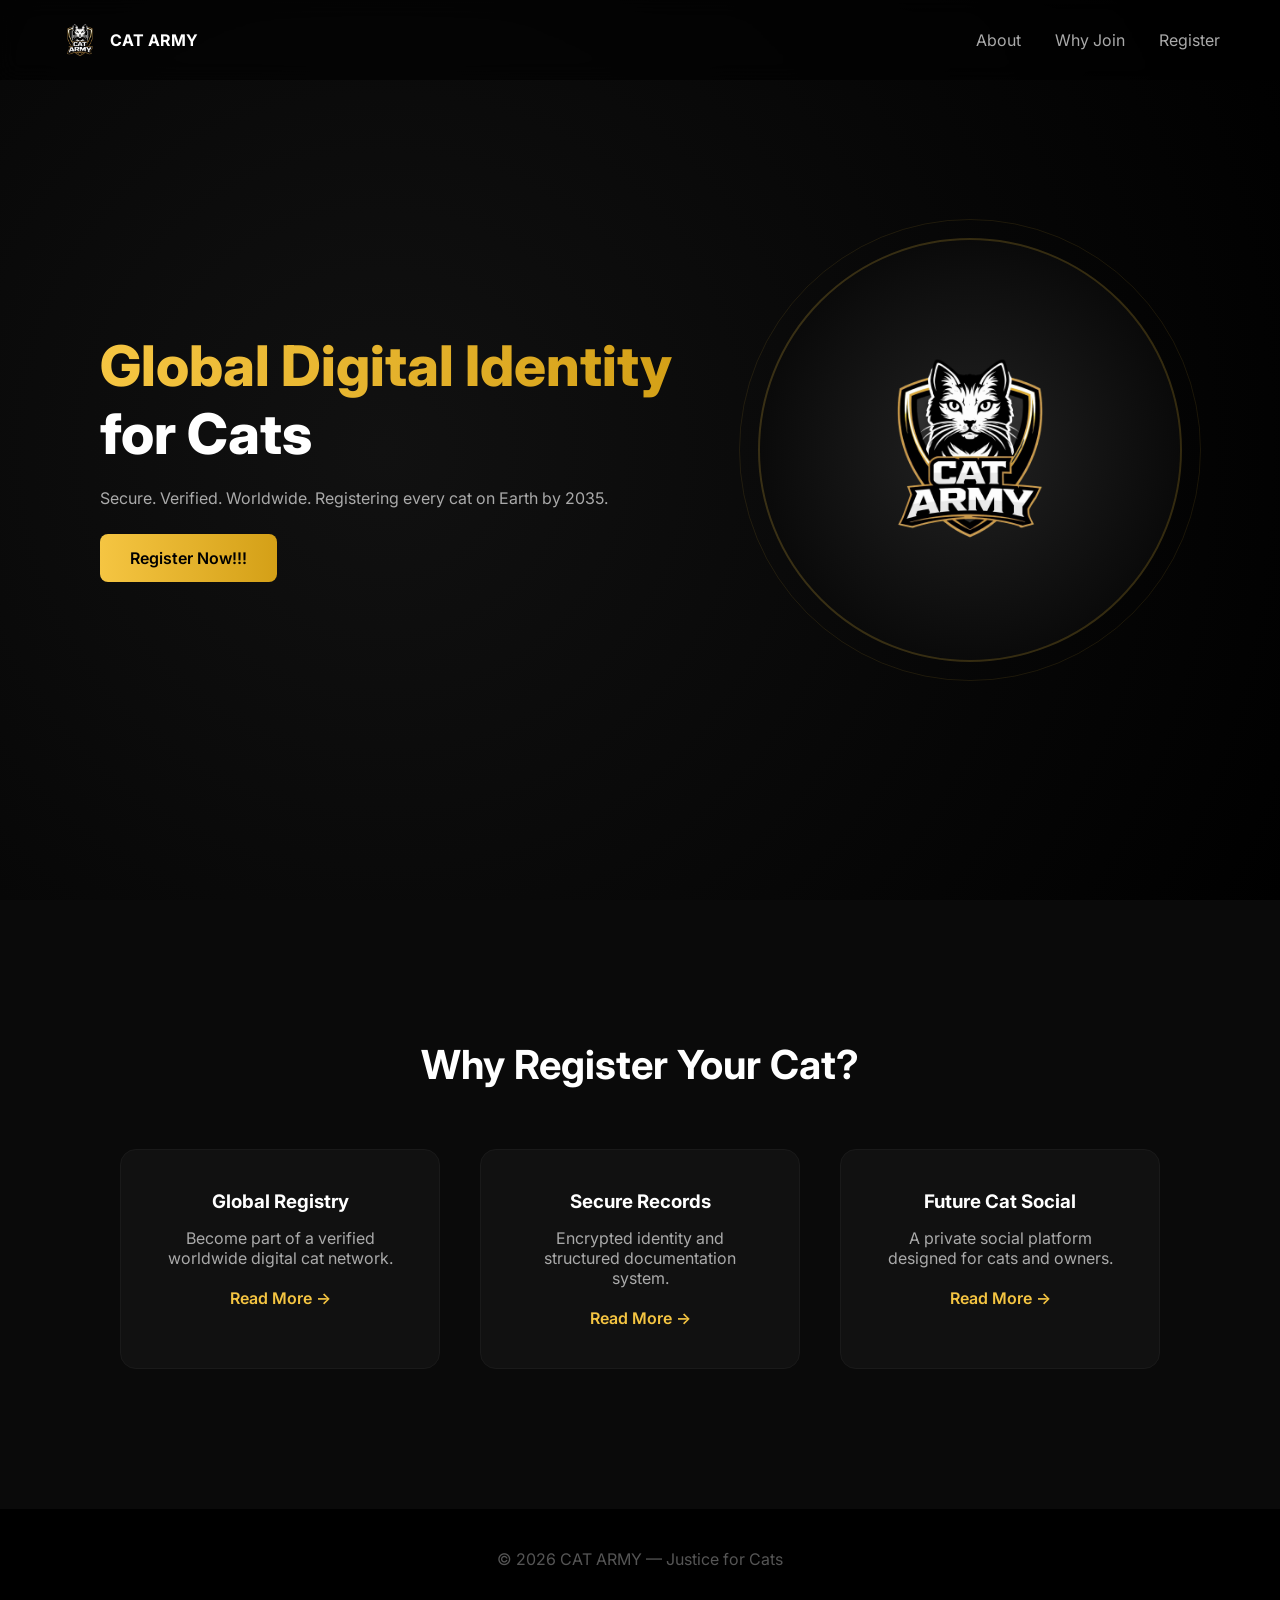
<file: index.html>
<!DOCTYPE html>
<html lang="en">
<head>
<meta charset="UTF-8">
<meta name="viewport" content="width=device-width, initial-scale=1.0">
<title>CAT ARMY | Global Cat Registry</title>

<link href="https://fonts.googleapis.com/css2?family=Inter:wght@300;400;600;700;800&display=swap" rel="stylesheet">
<link rel="stylesheet" href="style.css">

</head>
<body>

<header class="header">
    <div class="logo">
        <img src="CAT ARMY LOGO.png" alt="CAT ARMY">
        <span>CAT ARMY</span>
    </div>

    <nav>
        <a href="#about">About</a>
        <a href="#why">Why Join</a>
        <a href="#register">Register</a>
    </nav>
</header>

<!-- HERO -->
<section class="hero">

    <div class="hero-left">
        <h1>
            <span class="highlight">Global Digital Identity</span><br>
            for Cats
        </h1>

        <p>
            Secure. Verified. Worldwide.  
            Registering every cat on Earth by 2035.
        </p>

        <a href="https://forms.gle/vBxjdcAimQDf6kmS7" class="btn">Register Now!!!</a>
    </div>

    <div class="hero-right">
        <div class="circle">
            <img src="CAT ARMY LOGO.png" class="floating-cat" alt="Cat">
        </div>
    </div>

</section>

<!-- WHY SECTION -->
<section class="why" id="why">

    <h2>Why Register Your Cat?</h2>

    <div class="cards">

        <div class="card">
            <h3>Global Registry</h3>
            <p>Become part of a verified worldwide digital cat network.</p>
            <a href="#" class="read-more">Read More →</a>
        </div>

        <div class="card">
            <h3>Secure Records</h3>
            <p>Encrypted identity and structured documentation system.</p>
            <a href="#" class="read-more">Read More →</a>
        </div>

        <div class="card">
            <h3>Future Cat Social</h3>
            <p>A private social platform designed for cats and owners.</p>
            <a href="#" class="read-more">Read More →</a>
        </div>

    </div>

</section>

<footer>
    © 2026 CAT ARMY — Justice for Cats
</footer>

</body>
</html>
</file>
<file: style.css>
*{
    margin:0;
    padding:0;
    box-sizing:border-box;
}

body{
    font-family:'Inter',sans-serif;
    background:#0a0a0a;
    color:white;
    overflow-x:hidden;
}

/* HEADER */
.header{
    position:fixed;
    width:100%;
    padding:20px 60px;
    display:flex;
    justify-content:space-between;
    align-items:center;
    background:rgba(0,0,0,0.6);
    backdrop-filter:blur(10px);
    z-index:1000;
}

.logo{
    display:flex;
    align-items:center;
    gap:10px;
    font-weight:700;
}

.logo img{
    width:40px;
}

nav a{
    margin-left:30px;
    text-decoration:none;
    color:#aaa;
    transition:0.3s;
}

nav a:hover{
    color:#f5c542;
}

/* HERO */
.hero{
    height:100vh;
    display:flex;
    align-items:center;
    justify-content:space-between;
    padding:0 100px;
    background:radial-gradient(circle at 30% 50%, #111 0%, #000 100%);
}

.hero-left{
    max-width:600px;
    animation:fadeUp 1.2s ease forwards;
}

.hero-left h1{
    font-size:56px;
    font-weight:800;
    margin-bottom:20px;
}

.highlight{
    background:linear-gradient(90deg,#f5c542,#d4a017);
    -webkit-background-clip:text;
    -webkit-text-fill-color:transparent;
}

.hero-left p{
    color:#aaa;
    margin-bottom:40px;
}

.btn{
    padding:14px 30px;
    background:linear-gradient(90deg,#f5c542,#d4a017);
    border-radius:8px;
    text-decoration:none;
    color:black;
    font-weight:600;
    transition:0.3s;
}

.btn:hover{
    transform:translateY(-5px);
    box-shadow:0 15px 30px rgba(245,197,66,0.4);
}

/* CIRCLE */
.hero-right{
    position:relative;
}

.circle{
    width:420px;
    height:420px;
    border-radius:50%;
    background:radial-gradient(circle,#222,#000);
    display:flex;
    align-items:center;
    justify-content:center;
    position:relative;
}

.circle::before{
    content:"";
    position:absolute;
    width:100%;
    height:100%;
    border-radius:50%;
    border:2px solid rgba(245,197,66,0.2);
    animation:pulse 3s ease-in-out infinite;
}

.circle::after{
    content:"";
    position:absolute;
    width:460px;
    height:460px;
    border-radius:50%;
    border:1px solid rgba(245,197,66,0.1);
    animation:rotate 20s linear infinite;
}

.floating-cat{
    width:220px;
    animation:float 4s ease-in-out infinite;
}

/* WHY */
.why{
    padding:140px 80px;
    text-align:center;
}

.why h2{
    font-size:40px;
    margin-bottom:60px;
}

.cards{
    display:flex;
    gap:40px;
    justify-content:center;
    flex-wrap:wrap;
}

.card{
    background:#111;
    padding:40px;
    border-radius:16px;
    width:320px;
    transition:0.4s;
    border:1px solid #1a1a1a;
}

.card:hover{
    transform:translateY(-10px);
    border:1px solid #f5c542;
    box-shadow:0 20px 40px rgba(0,0,0,0.6);
}

.card h3{
    margin-bottom:15px;
}

.card p{
    color:#aaa;
    margin-bottom:20px;
}

.read-more{
    text-decoration:none;
    color:#f5c542;
    font-weight:600;
}

/* FOOTER */
footer{
    padding:40px;
    text-align:center;
    color:#555;
    background:#000;
}

/* ANIMATIONS */
@keyframes float{
    0%,100%{transform:translateY(0);}
    50%{transform:translateY(-20px);}
}

@keyframes pulse{
    0%,100%{transform:scale(1);opacity:0.6;}
    50%{transform:scale(1.05);opacity:1;}
}

@keyframes rotate{
    from{transform:rotate(0deg);}
    to{transform:rotate(360deg);}
}

@keyframes fadeUp{
    from{opacity:0;transform:translateY(40px);}
    to{opacity:1;transform:translateY(0);}
}

/* RESPONSIVE */
@media(max-width:1000px){
    .hero{
        flex-direction:column;
        text-align:center;
        padding-top:120px;
    }

    .hero-right{
        margin-top:50px;
    }
}
</file>
